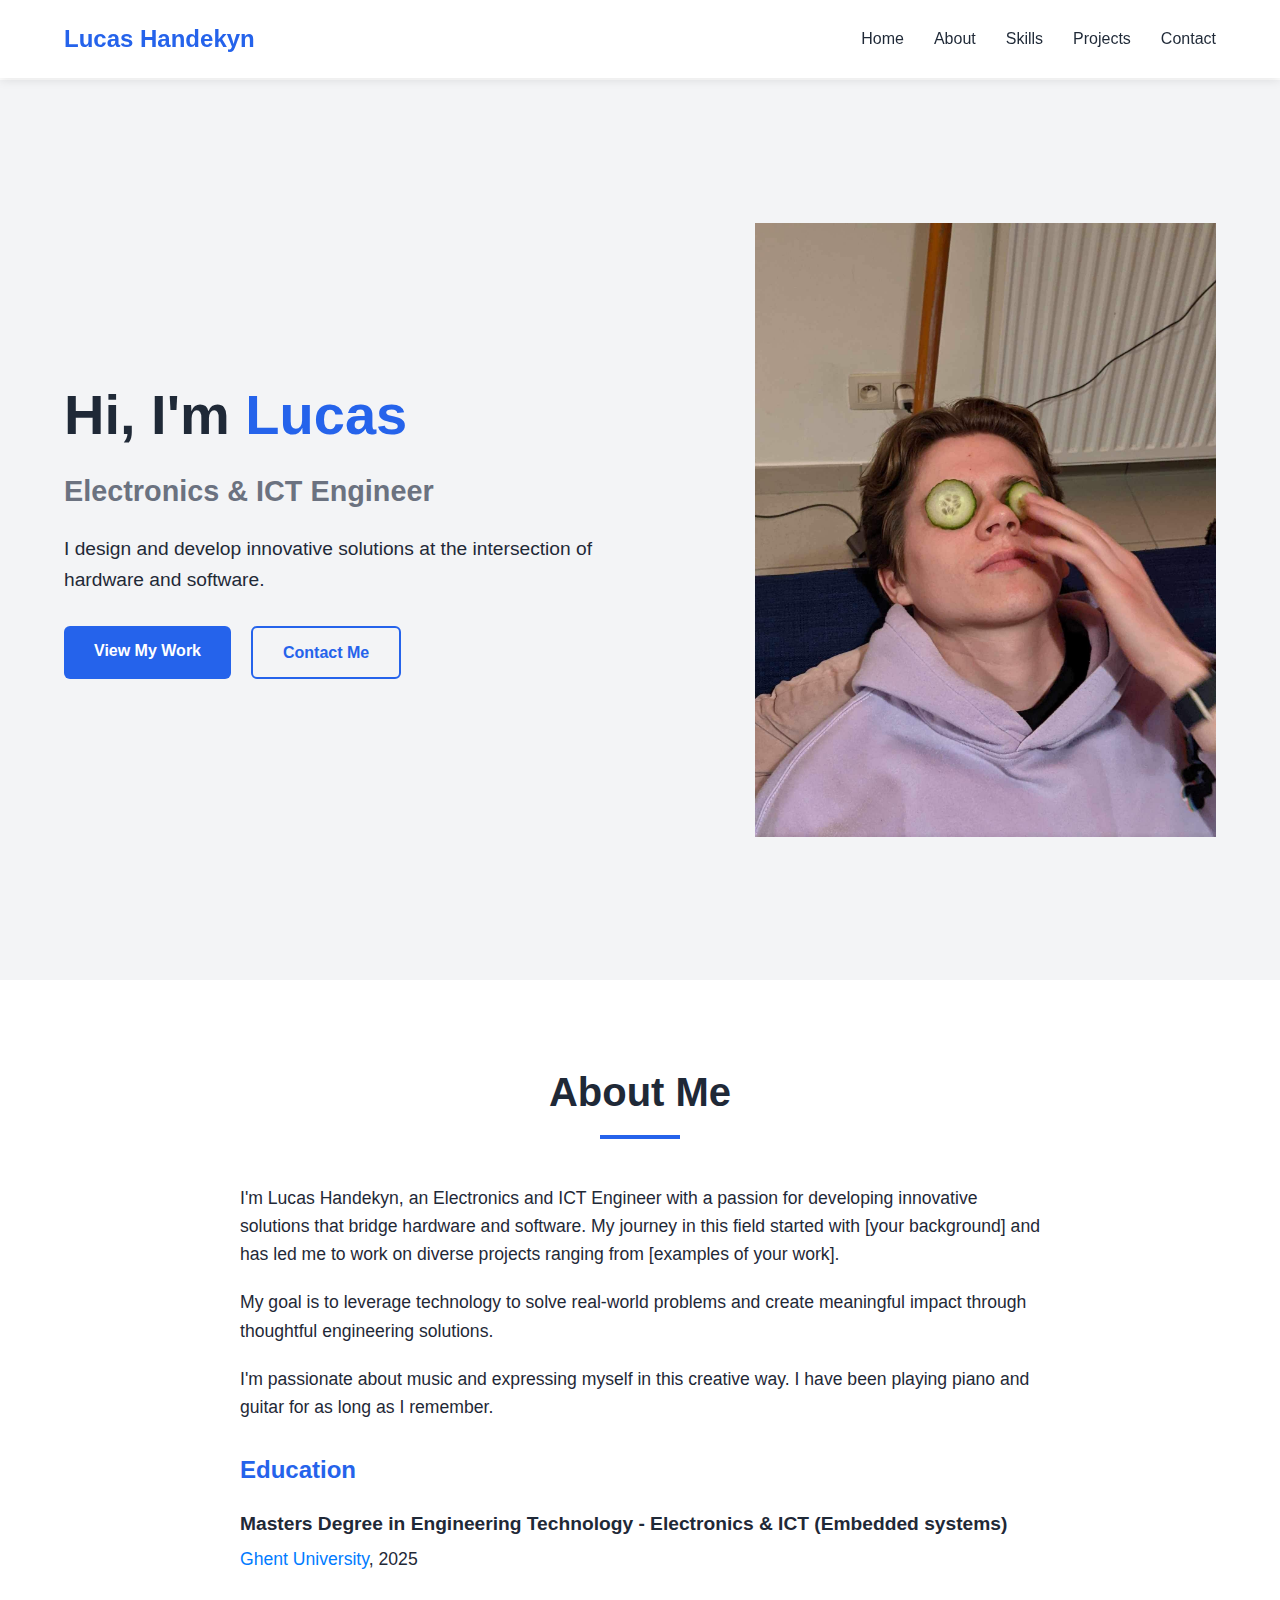
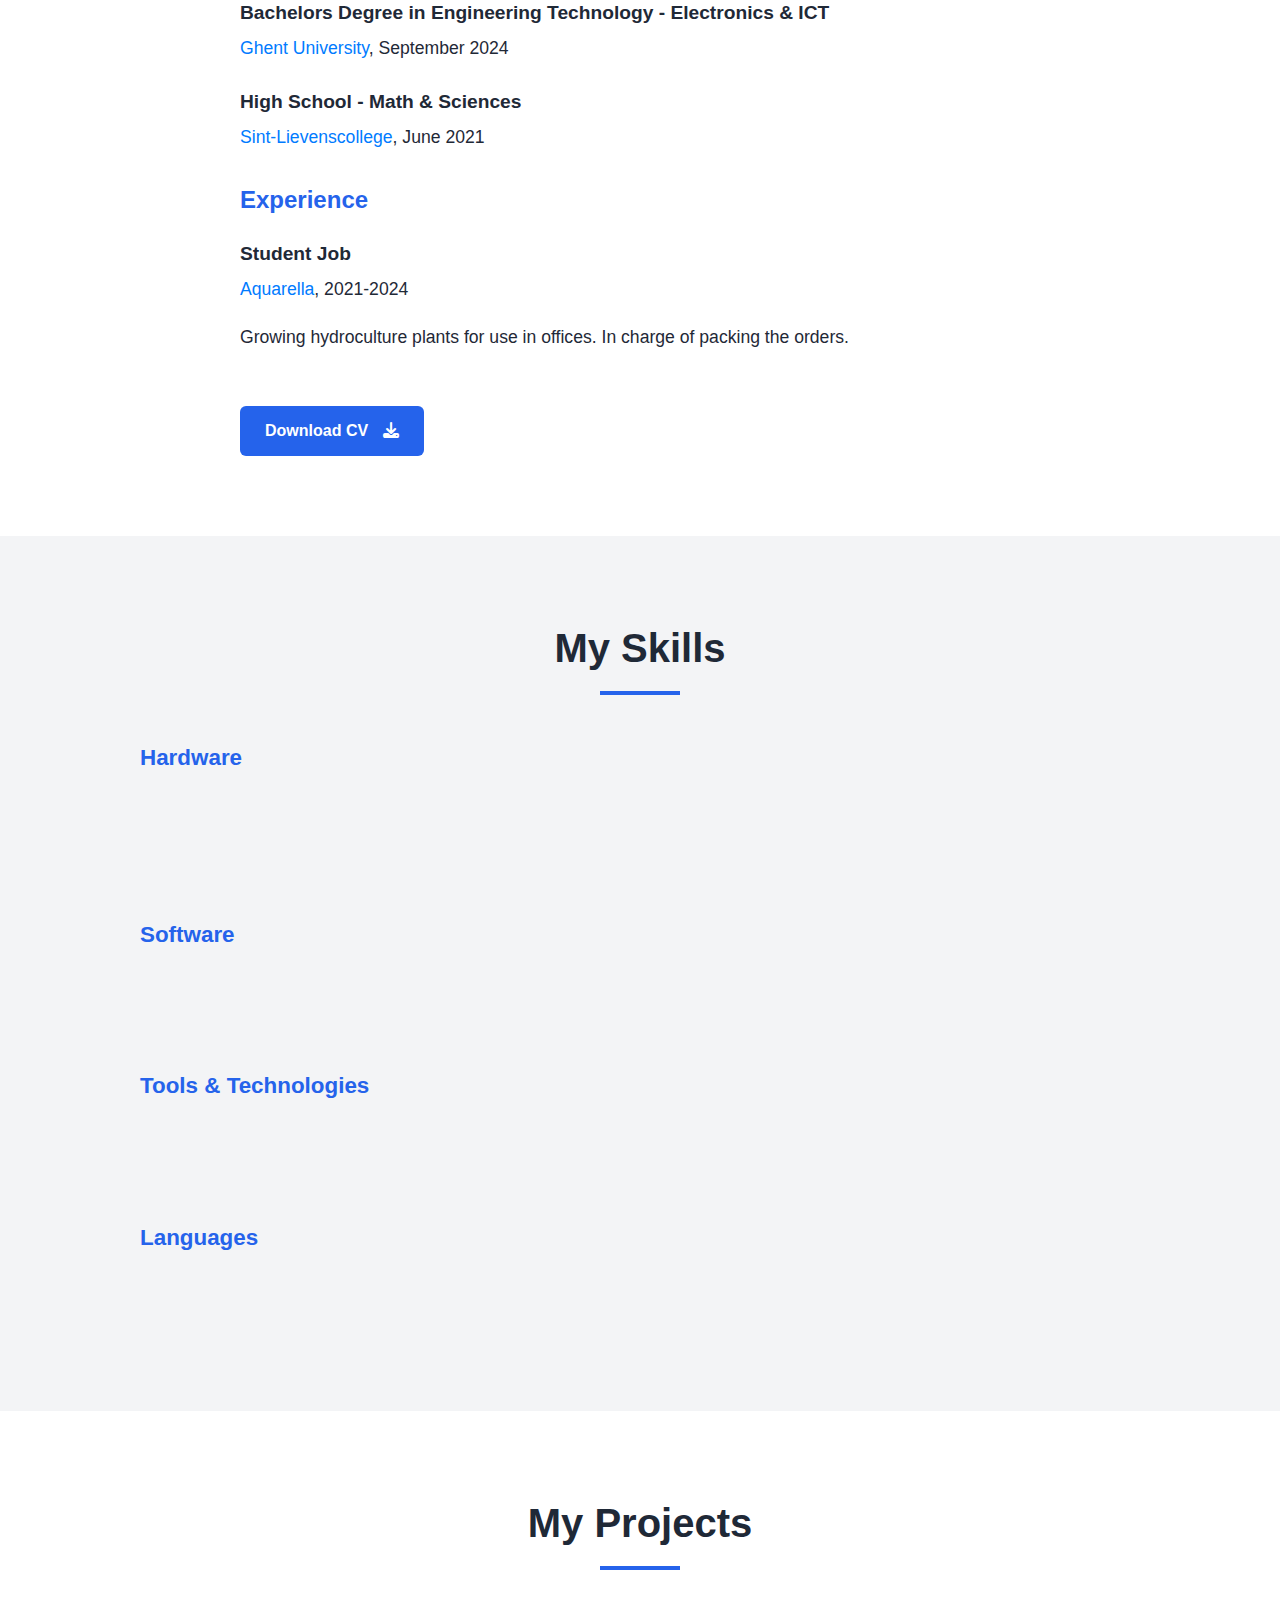
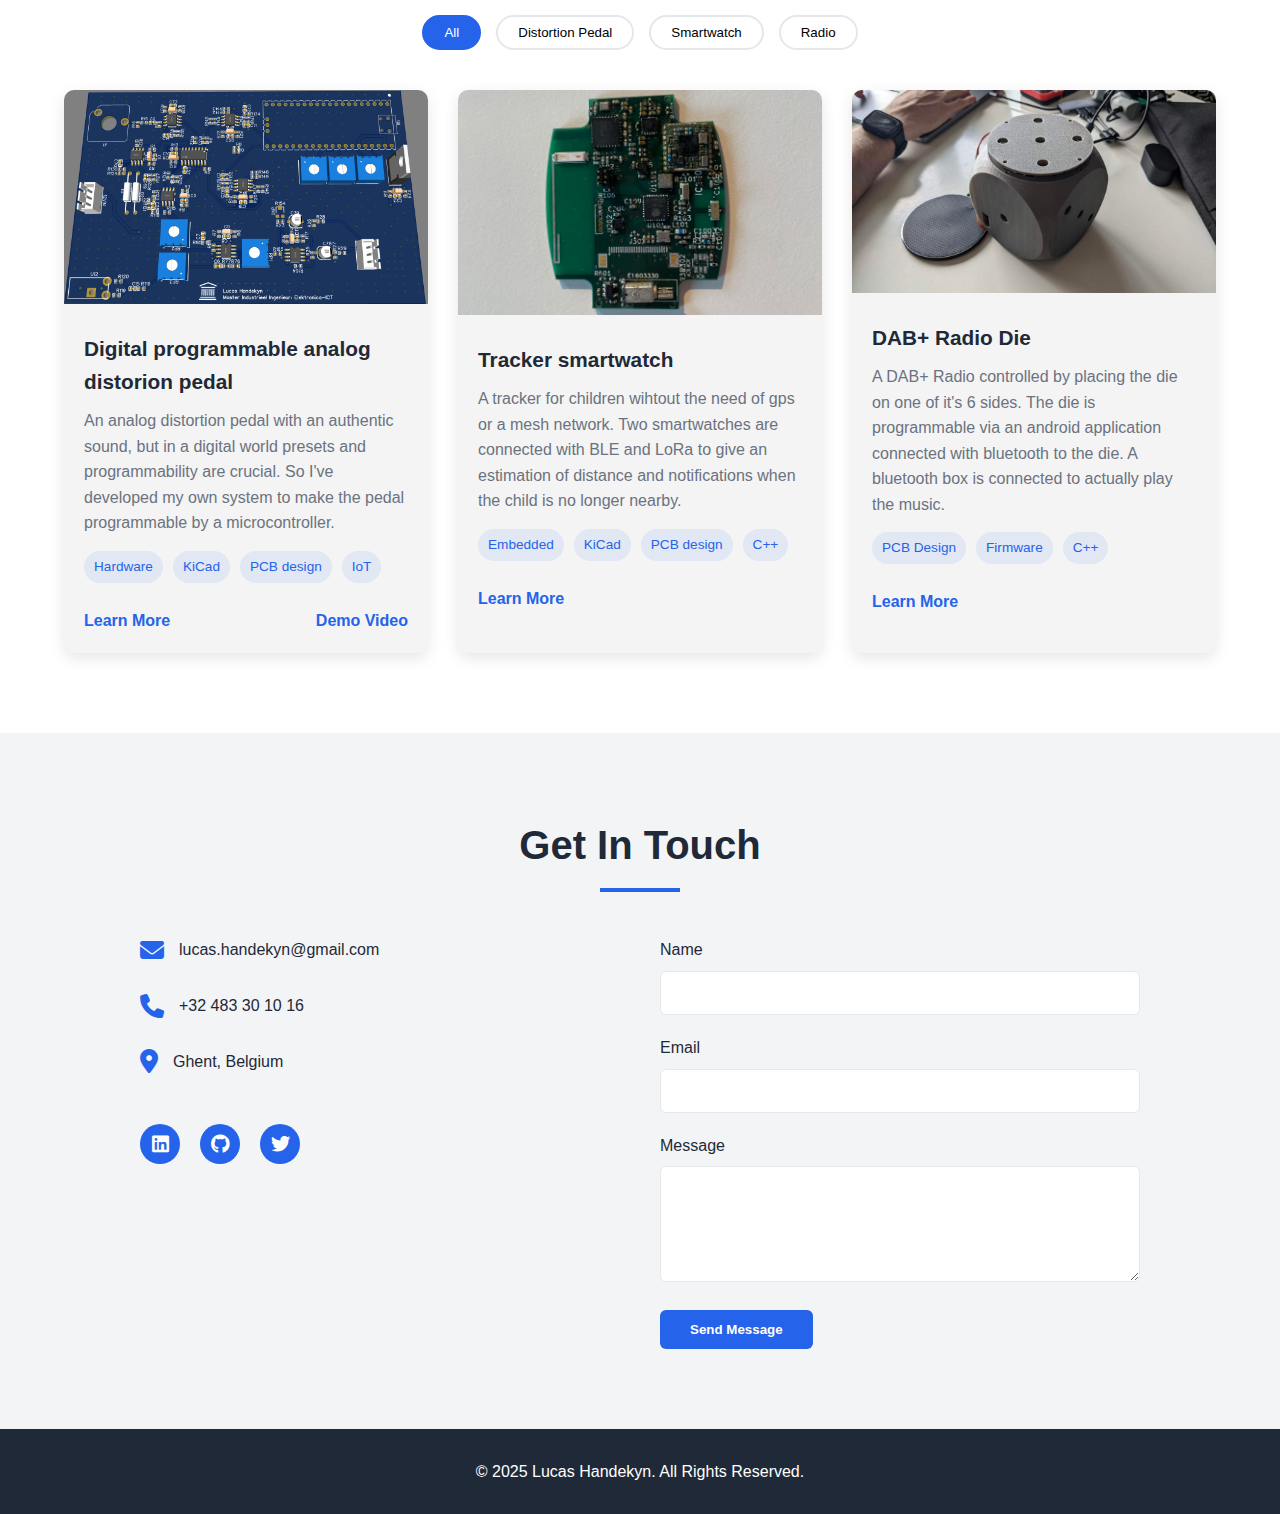
<file: index.html>
<!DOCTYPE html>
<html lang="en">

<head>
    <meta charset="UTF-8">
    <meta name="viewport" content="width=device-width, initial-scale=1.0">
    <meta name="color-scheme" content="light dark">
    <meta name="description"
        content="Welcome to Lucas Handekyn's personal website. Learn about my work in engineering, projects, and interests.">
    <title>Lucas Handekyn | Electronics & ICT Engineer</title>
    <link rel="stylesheet" href="style.css">
    <link rel="stylesheet" href="https://cdnjs.cloudflare.com/ajax/libs/font-awesome/6.4.0/css/all.min.css">
    <script src="script.js" defer></script>
    <script type="application/ld+json">
        {
          "@context": "https://schema.org",
          "@type": "Person",
          "name": "Lucas Handekyn",
          "url": "https://lucas.handekyn.com",
          "sameAs": [
            "https://github.com/YOUR_USERNAME",
            "https://linkedin.com/in/YOUR_PROFILE"
          ]
        }
    </script>
</head>

<body>
    <header>
        <div class="logo">Lucas Handekyn</div>
        <nav>
            <ul class="nav-links">
                <li><a href="#home">Home</a></li>
                <li><a href="#about">About</a></li>
                <li><a href="#skills">Skills</a></li>
                <li><a href="#projects">Projects</a></li>
                <li><a href="#contact">Contact</a></li>
            </ul>
        </nav>
        <div class="hamburger">
            <div class="bar"></div>
            <div class="bar"></div>
            <div class="bar"></div>
        </div>
    </header>

    <section id="home" class="hero">
        <div class="hero-content">
            <h1>Hi, I'm <span class="highlight">Lucas</span></h1>
            <h2>Electronics & ICT Engineer</h2>
            <p>I design and develop innovative solutions at the intersection of hardware and software.</p>
            <div class="cta-buttons">
                <a href="#projects" class="cta-primary">View My Work</a>
                <a href="#contact" class="cta-secondary">Contact Me</a>
            </div>
        </div>
        <div class="hero-image">
            <!-- Replace with your image -->
            <di class="placeholder-image"><img src="images/me.jpg" alt="Lucas Handekyn"></di>
        </div>
        </div>
    </section>

    <section id="about" class="about-section">
        <h2 class="section-title">About Me</h2>
        <div class="about-content">
            <div class="about-text">
                <p>I'm Lucas Handekyn, an Electronics and ICT Engineer with a passion for developing innovative
                    solutions that bridge
                    hardware and software. My journey in this field started with [your background] and has led me to
                    work on diverse projects ranging from [examples of your work].</p>
                <p>My goal is to leverage technology to solve real-world problems and create meaningful impact through
                    thoughtful engineering solutions.</p>
                <p>I'm passionate about music and expressing myself in this creative way. I have been playing piano and
                    guitar for as long as I remember. </p>

                <div class="education">
                    <h3>Education</h3>
                    <div class="education-item">
                        <h4>Masters Degree in Engineering Technology - Electronics & ICT (Embedded systems)</h4>
                        <p>
                            <a href"ugent.be" class="edu-link">Ghent University</a>, 2025
                        </p>
                    </div>
                    <div class="education-item">
                        <h4>Bachelors Degree in Engineering Technology - Electronics & ICT</h4>
                        <p>
                            <a href"ugent.be" class="edu-link">Ghent University</a>, September 2024
                        </p>
                    </div>
                    <!-- filepath: /Users/lucashandekyn/Documents/projects/websites/personal/index.html -->
                    <div class="education-item">
                        <h4>High School - Math & Sciences</h4>
                        <p>
                            <a href="https://www.sintlievenscollege.be" class="edu-link">Sint-Lievenscollege</a>, June
                            2021
                        </p>
                    </div>
                </div>

                <div class="experience">
                    <h3>Experience</h3>
                    <div class="experience-item">
                        <h4>Student Job</h4>
                        <p><a href="https://natureatwork.be" class="edu-link">Aquarella</a>, 2021-2024</p>
                        <p>Growing hydroculture plants for use in offices. In charge of packing the orders.</p>
                    </div>
                    <!-- Add more experience items as needed -->
                </div>

                <a href="Simple_Hipster_CV.pdf" download class="download-cv">Download CV <i
                        class="fas fa-download"></i></a>
            </div>
        </div>
    </section>

    <section id="skills" class="skills-section">
        <h2 class="section-title">My Skills</h2>
        <div class="skills-container">
            <div class="skill-category">
                <h3>Hardware</h3>
                <div class="skills-grid">
                    <div class="skill-item">Circuit Design</div>
                    <div class="skill-item">PCB Layout</div>
                    <div class="skill-item">Microcontroller Programming</div>
                    <div class="skill-item">FPGA</div>
                </div>
            </div>

            <div class="skill-category">
                <h3>Software</h3>
                <div class="skills-grid">
                    <div class="skill-item">C/C++</div>
                    <div class="skill-item">Python</div>
                    <div class="skill-item">Java</div>
                    <div class="skill-item">Embedded Systems</div>
                </div>
            </div>

            <div class="skill-category">
                <h3>Tools & Technologies</h3>
                <div class="skills-grid">
                    <div class="skill-item">KiCad</div>
                    <div class="skill-item">Xilinx vivado</div>
                    <div class="skill-item">MATLAB</div>
                    <div class="skill-item">Git</div>
                </div>
            </div>
            <div class="skill-category">
                <h3>Languages</h3>
                <div class="skills-grid">
                    <div class="skill-item">Dutch - native</div>
                    <div class="skill-item">English - fluent</div>
                    <div class="skill-item">French - basic</div>
                </div>
            </div>
        </div>
    </section>

    <section id="projects" class="projects-section">
        <h2 class="section-title">My Projects</h2>
        <div class="project-filters">
            <button class="filter-btn active" data-filter="all">All</button>
            <button class="filter-btn" data-filter="pedal">Distortion Pedal</button>
            <button class="filter-btn" data-filter="smartwatch">Smartwatch</button>
            <button class="filter-btn" data-filter="radio">Radio</button>
        </div>

        <div class="projects-grid">
            <div class="project-card" data-category="pedal">
                <div class="project-image">
                    <img src="images/distortion.png" alt="Distortion Pedal">
                </div>
                <div class="project-info">
                    <h3>Digital programmable analog distorion pedal</h3>
                    <p>An analog distortion pedal with an authentic sound, but in a digital world presets and
                        programmability are crucial. So I've developed my own system to make the pedal programmable by a
                        microcontroller.</p>
                    <div class="project-tags">
                        <span>Hardware</span>
                        <span>KiCad</span>
                        <span>PCB design</span>
                        <span>IoT</span>
                    </div>
                    <div class="project-links">
                        <a href=" #" class="project-link">Learn More</a>
                        <a href="https://www.youtube.com/watch?v=Qs_njEgl3SU" class="project-link">Demo Video</a>
                    </div>
                </div>
            </div>

            <div class="project-card" data-category="smartwatch">
                <div class="project-image">
                    <img src="images/smartwatch.jpeg" alt="smartwatch">
                </div>
                <div class="project-info">
                    <h3>Tracker smartwatch</h3>
                    <p>A tracker for children wihtout the need of gps or a mesh network. Two smartwatches are connected
                        with BLE and LoRa to give an estimation of distance and notifications when the child is no
                        longer nearby.</p>
                    <div class="project-tags">
                        <span>Embedded</span>
                        <span>KiCad</span>
                        <span>PCB design</span>
                        <span>C++</span>
                    </div>
                    <a href="#" class="project-link">Learn More</a>
                </div>
            </div>

            <div class="project-card" data-category="radio">
                <div class="project-image">
                    <div class="project-image">
                        <img src="images/radio.jpg" alt="DAB+ Radio">
                    </div>
                </div>
                <div class="project-info">
                    <h3>DAB+ Radio Die</h3>
                    <p>A DAB+ Radio controlled by placing the die on one of it's 6 sides. The die is programmable via an
                        android application connected with bluetooth to the die. A bluetooth box is connected to
                        actually play the music.</p>
                    <div class="project-tags">
                        <span>PCB Design</span>
                        <span>Firmware</span>
                        <span>C++</span>
                    </div>
                    <a href="#" class="project-link">Learn More</a>
                </div>
            </div>

            <!-- Add more project cards as needed -->
        </div>
    </section>

    <section id="contact" class="contact-section">
        <h2 class="section-title">Get In Touch</h2>
        <div class="contact-container">
            <div class="contact-info">
                <div class="contact-item">
                    <i class="fas fa-envelope"></i>
                    <p>lucas.handekyn@gmail.com</p>
                </div>
                <div class="contact-item">
                    <i class="fas fa-phone"></i>
                    <p>+32 483 30 10 16</p>
                </div>
                <div class="contact-item">
                    <i class="fas fa-map-marker-alt"></i>
                    <p>Ghent, Belgium</p>
                </div>

                <div class="social-links">
                    <a href="https://www.linkedin.com/in/lucas-handekyn-11b641304" target="_blank"><i
                            class="fab fa-linkedin"></i></a>
                    <a href="https://github.com/lucashandekyn" target="_blank"><i class="fab fa-github"></i></a>
                    <a href="" target="_blank"><i class="fab fa-twitter"></i></a>
                </div>
            </div>

            <form class="contact-form">
                <div class="form-group">
                    <label for="name">Name</label>
                    <input type="text" id="name" name="name" required>
                </div>
                <div class="form-group">
                    <label for="email">Email</label>
                    <input type="email" id="email" name="email" required>
                </div>
                <div class="form-group">
                    <label for="message">Message</label>
                    <textarea id="message" name="message" rows="5" required></textarea>
                </div>
                <button type="submit" class="submit-btn">Send Message</button>
            </form>
        </div>
    </section>

    <footer>
        <div class="footer-content">
            <p>&copy; 2025 Lucas Handekyn. All Rights Reserved.</p>
        </div>
    </footer>
</body>

</html>
</file>
<file: style.css>
/* General Styles */
:root {
    /* Light mode (default) */
    --primary-color: #2563eb;
    --secondary-color: #1e40af;
    --text-color: #1f2937;
    --light-text: #6b7280;
    --background: #ffffff;
    --light-background: #f3f4f6;
    --accent: #3b82f6;
    --border: #e5e7eb;
    --card-bg: #ffffff;
    --pcard-bg: #f4f4f4;
    --header-bg: rgba(255, 255, 255, 0.95);
    --footer-bg: #1f2937;
    --footer-text: #ffffff;
    --shadow-color: rgba(0, 0, 0, 0.1);
    --placeholder-bg: #e5e7eb;
    --placeholder-text: #6b7280;
}

/* Dark mode based on system preferences */
@media (prefers-color-scheme: dark) {
    :root {
        --primary-color: #3b82f6;
        --secondary-color: #60a5fa;
        --text-color: #e5e7eb;
        --light-text: #9ca3af;
        --background: #111827;
        --light-background: #1f2937;
        --accent: #60a5fa;
        --border: #374151;
        --card-bg: #445264;
        --pcard-bg: #162232;
        --header-bg: rgba(17, 24, 39, 0.95);
        --footer-bg: #0f172a;
        --footer-text: #e5e7eb;
        --shadow-color: rgba(0, 0, 0, 0.3);
        --placeholder-bg: #374151;
        --placeholder-text: #9ca3af;
    }

    /* Invert project tags in dark mode for better contrast */
    .project-tags span {
        background-color: rgba(59, 130, 246, 0.2);
    }
    
    .skill-item {
        background-color: var(--card-bg);
    }
    
    .edu-link {
        color: var(--accent);
    }
    
    .edu-link:hover {
        color: var(--secondary-color);
    }
}

* {
    margin: 0;
    padding: 0;
    box-sizing: border-box;
}

html {
    scroll-behavior: smooth;
}

body {
    font-family: 'Segoe UI', Tahoma, Geneva, Verdana, sans-serif;
    line-height: 1.6;
    color: var(--text-color);
    background-color: var(--background);
}

section {
    padding: 80px 0;
}

.container {
    max-width: 1200px;
    margin: 0 auto;
    padding: 0 20px;
}

a {
    text-decoration: none;
    color: inherit;
}

ul {
    list-style: none;
}

img {
    max-width: 100%;
    height: auto;
}

.placeholder-image {
    background-color: var(--placeholder-bg);
    height: 250px;
    display: flex;
    align-items: center;
    justify-content: center;
    color: var(--placeholder-text);
    font-weight: 500;
    border-radius: 8px;
}

/* Header Styles */
header {
    position: fixed;
    top: 0;
    width: 100%;
    background-color: var(--header-bg);
    box-shadow: 0 2px 10px var(--shadow-color);
    z-index: 1000;
    padding: 20px 5%;
    display: flex;
    justify-content: space-between;
    align-items: center;
}

.logo {
    font-size: 1.5rem;
    font-weight: 700;
    color: var(--primary-color);
}

.nav-links {
    display: flex;
    gap: 30px;
}

.nav-links a {
    font-weight: 500;
    transition: color 0.3s;
}

.nav-links a:hover {
    color: var(--primary-color);
}

.hamburger {
    display: none;
    cursor: pointer;
}

.bar {
    width: 25px;
    height: 3px;
    background-color: var(--text-color);
    margin: 5px 0;
    transition: all 0.3s ease;
}

/* Hero Section */
.hero {
    display: flex;
    align-items: center;
    justify-content: space-between;
    min-height: 100vh;
    padding: 0 5%;
    background-color: var(--light-background);
    margin-top: 80px; /* Adjust for fixed header */
}

.hero-content {
    max-width: 600px;
}

.hero h1 {
    font-size: 3.5rem;
    margin-bottom: 20px;
    line-height: 1.2;
}

.hero h2 {
    font-size: 1.8rem;
    color: var(--light-text);
    margin-bottom: 20px;
}

.hero p {
    font-size: 1.2rem;
    margin-bottom: 30px;
}

.highlight {
    color: var(--primary-color);
}

.cta-buttons {
    display: flex;
    gap: 20px;
}

.cta-primary, .cta-secondary {
    padding: 12px 30px;
    border-radius: 6px;
    font-weight: 600;
    font-size: 1rem;
    transition: all 0.3s ease;
}

.cta-primary {
    background-color: var(--primary-color);
    color: white;
}

.cta-primary:hover {
    background-color: var(--secondary-color);
}

.cta-secondary {
    border: 2px solid var(--primary-color);
    color: var(--primary-color);
}

.cta-secondary:hover {
    background-color: rgba(37, 99, 235, 0.1);
}

.hero-image {
    width: 40%;
}

/* Section Titles */
.section-title {
    text-align: center;
    font-size: 2.5rem;
    margin-bottom: 60px;
    position: relative;
}

.section-title:after {
    content: '';
    position: absolute;
    bottom: -15px;
    left: 50%;
    transform: translateX(-50%);
    width: 80px;
    height: 4px;
    background-color: var(--primary-color);
}

/* About Section */
.about-section {
    padding: 80px 5%;
}

.about-content {
    display: flex;
    justify-content: space-between;
    gap: 40px;
}

.about-text {
    max-width: 800px;
    margin: 0 auto;
}

.about-text p {
    margin-bottom: 20px;
    font-size: 1.1rem;
}

.education, .experience {
    margin-top: 30px;
}

.education h3, .experience h3 {
    font-size: 1.5rem;
    margin-bottom: 20px;
    color: var(--primary-color);
}

.education-item, .experience-item {
    margin-bottom: 25px;
}

.education-item h4, .experience-item h4 {
    font-size: 1.2rem;
    margin-bottom: 5px;
}

.download-cv {
    display: inline-block;
    margin-top: 30px;
    padding: 12px 25px;
    background-color: var(--primary-color);
    color: white;
    border-radius: 6px;
    font-weight: 600;
    transition: background-color 0.3s;
}

.download-cv:hover {
    background-color: var(--secondary-color);
}

.download-cv i {
    margin-left: 10px;
}

/* Skills Section */
.skills-section {
    background-color: var(--light-background);
    padding: 80px 5%;
}

.skills-container {
    display: flex;
    flex-direction: column;
    gap: 40px;
    max-width: 1000px;
    margin: 0 auto;
}

.skill-category h3 {
    font-size: 1.4rem;
    margin-bottom: 20px;
    color: var(--primary-color);
}

.skills-grid {
    display: grid;
    grid-template-columns: repeat(auto-fill, minmax(200px, 1fr));
    gap: 20px;
}

.skill-item {
    background-color: var(--card-bg);
    padding: 15px;
    border-radius: 8px;
    box-shadow: 0 4px 6px var(--shadow-color);
    text-align: center;
    font-weight: 500;
    transition: transform 0.3s, box-shadow 0.3s;
}

.skill-item:hover {
    transform: translateY(-5px);
    box-shadow: 0 10px 15px var(--shadow-color);
}

/* Projects Section */
.projects-section {
    padding: 80px 5%;
}

.project-filters {
    display: flex;
    justify-content: center;
    gap: 15px;
    margin-bottom: 40px;
}

.filter-btn {
    padding: 8px 20px;
    background: none;
    border: 2px solid var(--border);
    border-radius: 30px;
    cursor: pointer;
    font-weight: 500;
    transition: all 0.3s;
}

.filter-btn.active, .filter-btn:hover {
    background-color: var(--primary-color);
    border-color: var(--primary-color);
    color: white;
}

.projects-grid {
    display: grid;
    grid-template-columns: repeat(auto-fill, minmax(320px, 1fr));
    gap: 30px;
}

.project-card {
    background-color: var(--pcard-bg);
    border-radius: 10px;
    overflow: hidden;
    box-shadow: 0 5px 15px var(--shadow-color);
    transition: transform 0.3s, box-shadow 0.3s;
}

.project-card:hover {
    transform: translateY(-10px);
    box-shadow: 0 15px 25px var(--shadow-color);
}

.project-info {
    padding: 20px;
}

.project-info h3 {
    font-size: 1.3rem;
    margin-bottom: 10px;
}

.project-info p {
    color: var(--light-text);
    margin-bottom: 15px;
}

.project-tags {
    display: flex;
    flex-wrap: wrap;
    gap: 10px;
    margin-bottom: 15px;
}

.project-tags span {
    background-color: rgba(59, 130, 246, 0.1);
    color: var(--primary-color);
    padding: 5px 10px;
    border-radius: 20px;
    font-size: 0.85rem;
}

.project-links {
    display: flex;
    justify-content: space-between;
    align-items: center;
}

.project-link {
    color: var(--primary-color);
    font-weight: 600;
    display: inline-block;
    margin-top: 10px;
    transition: color 0.3s;
}

.project-link:hover {
    color: var(--secondary-color);
}

/* Contact Section */
.contact-section {
    background-color: var(--light-background);
    padding: 80px 5%;
}

.contact-container {
    display: flex;
    gap: 40px;
    max-width: 1000px;
    margin: 0 auto;
}

.contact-info, .contact-form {
    flex: 1;
}

.contact-info {
    display: flex;
    flex-direction: column;
    gap: 30px;
}

.contact-item {
    display: flex;
    align-items: center;
    gap: 15px;
}

.contact-item i {
    font-size: 1.5rem;
    color: var(--primary-color);
}

.social-links {
    display: flex;
    gap: 20px;
    margin-top: 20px;
}

.social-links a {
    display: flex;
    align-items: center;
    justify-content: center;
    width: 40px;
    height: 40px;
    border-radius: 50%;
    background-color: var(--primary-color);
    color: white;
    font-size: 1.2rem;
    transition: background-color 0.3s;
}

.social-links a:hover {
    background-color: var(--secondary-color);
}

.form-group {
    margin-bottom: 20px;
}

.form-group label {
    display: block;
    margin-bottom: 8px;
    font-weight: 500;
}

.form-group input, .form-group textarea {
    width: 100%;
    padding: 12px;
    border: 1px solid var(--border);
    border-radius: 6px;
    font-family: inherit;
    font-size: 1rem;
}

.form-group input:focus, .form-group textarea:focus {
    outline: none;
    border-color: var(--primary-color);
}

.submit-btn {
    background-color: var(--primary-color);
    color: white;
    border: none;
    padding: 12px 30px;
    border-radius: 6px;
    font-weight: 600;
    cursor: pointer;
    transition: background-color 0.3s;
}

.submit-btn:hover {
    background-color: var(--secondary-color);
}

/* Footer */
footer {
    background-color: var(--footer-bg);
    color: var(--footer-text);
    padding: 30px 5%;
    text-align: center;
}

.footer-content {
    max-width: 1200px;
    margin: 0 auto;
    display: flex;
    flex-direction: column;
    gap: 20px;
}

.footer-links {
    display: flex;
    justify-content: center;
    gap: 30px;
}

.footer-links a {
    transition: color 0.3s;
}

.footer-links a:hover {
    color: var(--accent);
}

/* Responsive Design */
@media (max-width: 992px) {
    .hero {
        flex-direction: column;
        text-align: center;
        gap: 40px;
    }
    
    .hero-content {
        max-width: 100%;
    }
    
    .hero-image {
        width: 70%;
    }
    
    .cta-buttons {
        justify-content: center;
    }
    
    .contact-container {
        flex-direction: column;
    }
}

@media (max-width: 768px) {
    header {
        padding: 15px 5%;
    }
    
    .nav-links {
        position: fixed;
        top: 70px;
        left: -100%;
        flex-direction: column;
        gap: 0;
        background-color: var(--header-bg);
        width: 100%;
        text-align: center;
        box-shadow: 0 10px 10px rgba(0, 0, 0, 0.1);
        transition: left 0.3s;
    }
    
    .nav-links.active {
        left: 0;
    }
    
    .nav-links li {
        padding: 15px 0;
        border-bottom: 1px solid var(--border);
    }
    
    .hamburger {
        display: block;
    }
    
    .hamburger.active .bar:nth-child(1) {
        transform: translateY(8px) rotate(45deg);
    }
    
    .hamburger.active .bar:nth-child(2) {
        opacity: 0;
    }
    
    .hamburger.active .bar:nth-child(3) {
        transform: translateY(-8px) rotate(-45deg);
    }
    
    .hero h1 {
        font-size: 2.5rem;
    }
    
    .hero h2 {
        font-size: 1.5rem;
    }
    
    .hero p {
        font-size: 1.1rem;
    }
    
    .section-title {
        font-size: 2rem;
    }
    
    .projects-grid {
        grid-template-columns: 1fr;
    }
    
    .project-filters {
        flex-wrap: wrap;
    }

    .project-image {
        height: 200px; /* Set a fixed height as needed */
        overflow: hidden;
    }
    
    .project-image img {
        width: 100%;
        height: 100%;
        object-fit: cover; /* Crop or scale the image to fill the container */
    }
}

/* filepath: /Users/lucashandekyn/Documents/projects/websites/personal/style.css */
.edu-link {
    color: #007BFF;          /* Adjust the link color as desired */
    text-decoration: none;   /* Remove default underline */
    transition: color 0.3s ease;
}

.edu-link:hover {
    color: #0056b3;          /* Change color on hover */
    text-decoration: underline;
}
</file>
